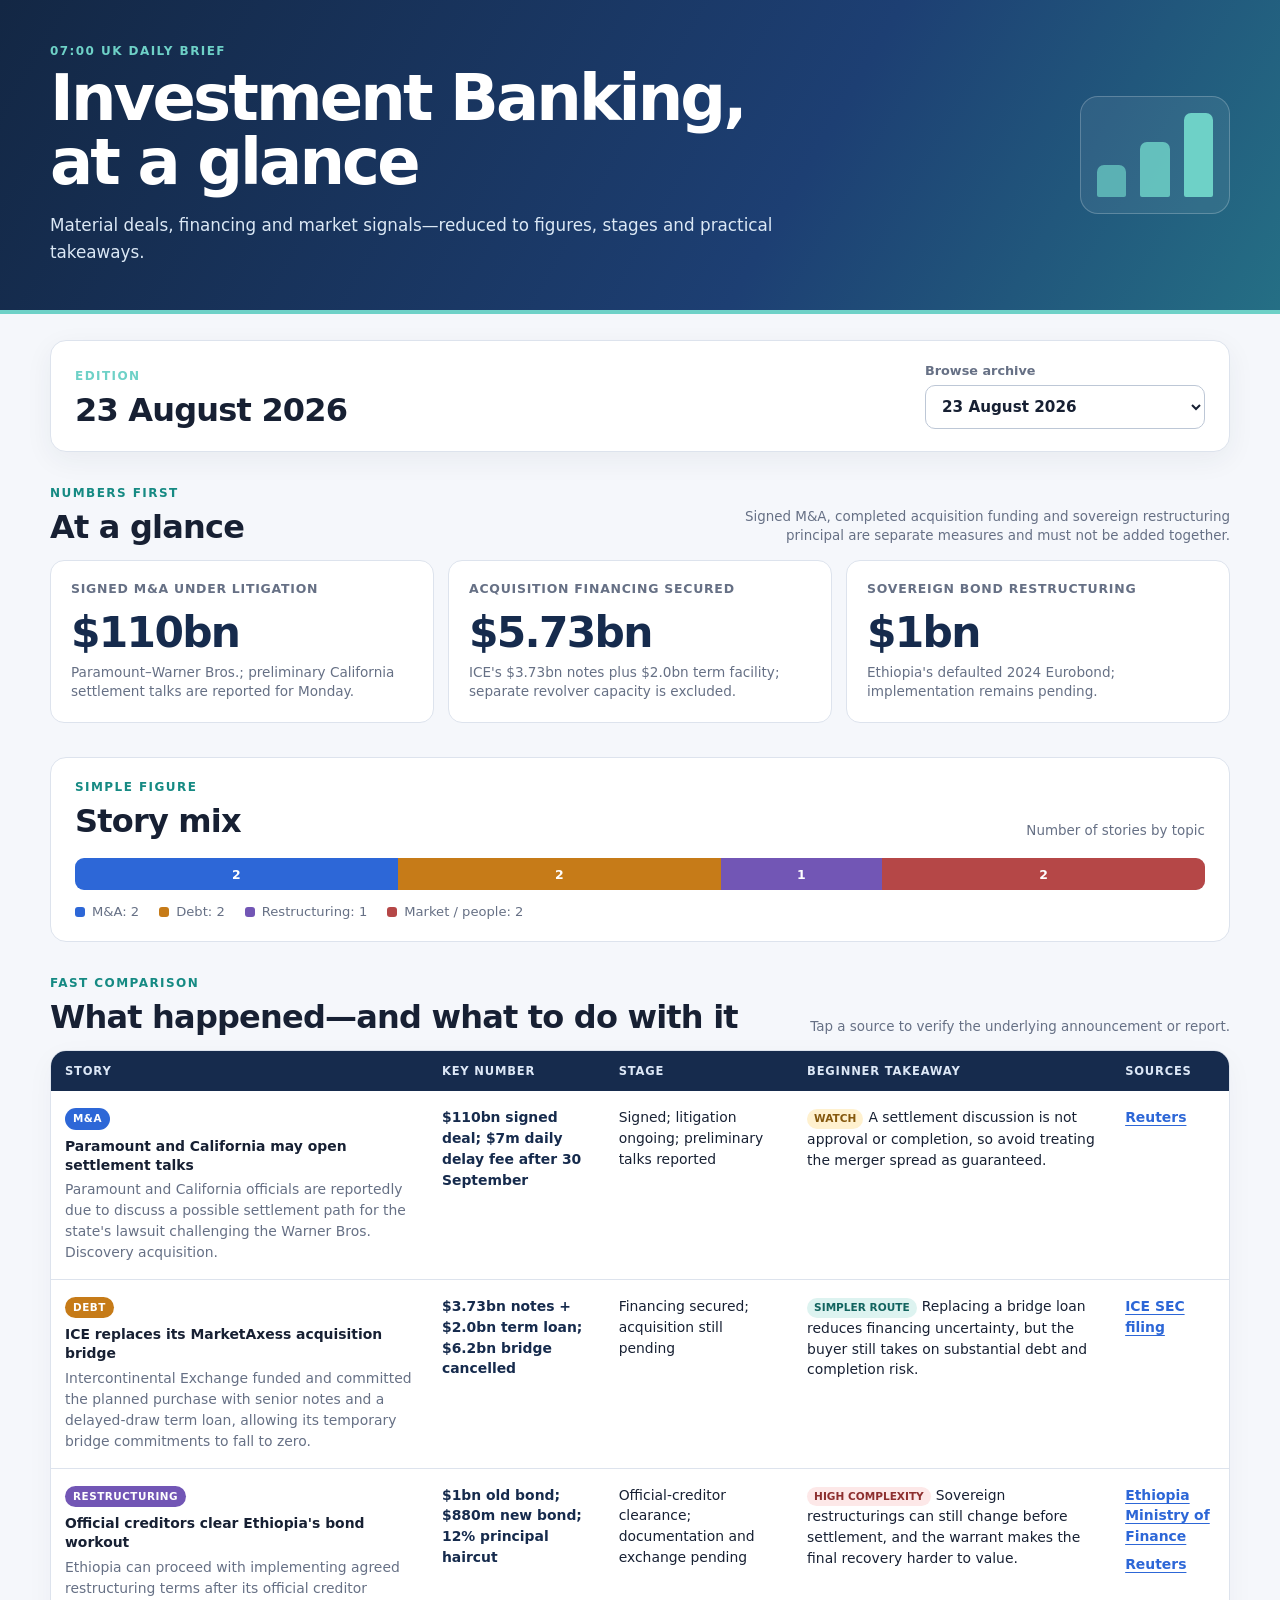
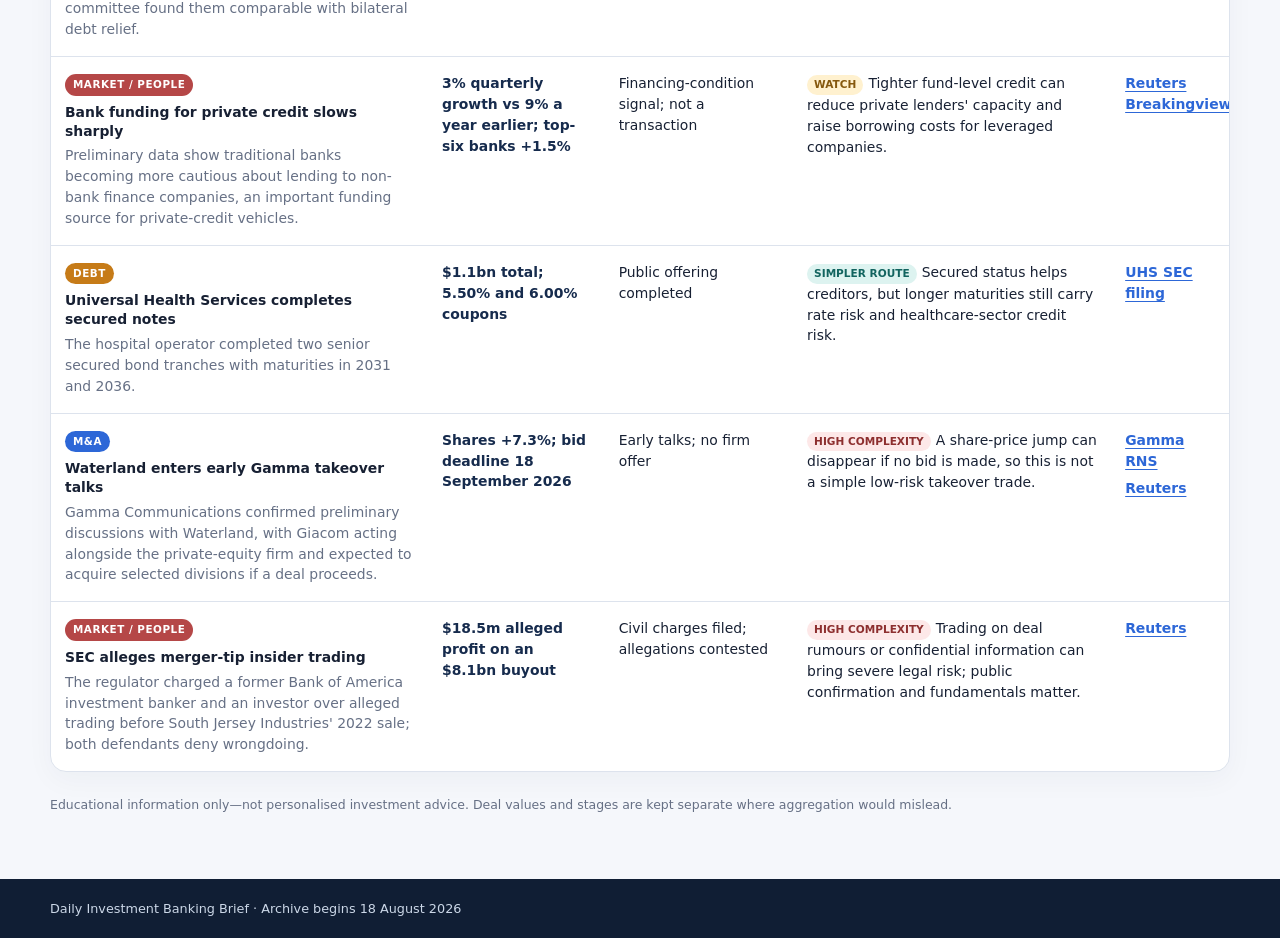
<file: index.html>
<!doctype html>
<html lang="en">
<head>
  <meta charset="utf-8">
  <meta name="viewport" content="width=device-width, initial-scale=1">
  <meta name="description" content="A concise, visual daily investment-banking news brief with figures and beginner takeaways.">
  <title>Daily Investment Banking Brief</title>
  <link rel="stylesheet" href="styles.css">
</head>
<body>
  <header class="site-header">
    <div class="shell header-inner">
      <div>
        <p class="eyebrow">07:00 UK DAILY BRIEF</p>
        <h1>Investment Banking, at a glance</h1>
        <p class="dek">Material deals, financing and market signals—reduced to figures, stages and practical takeaways.</p>
      </div>
      <div class="header-mark" aria-hidden="true"><span></span><span></span><span></span></div>
    </div>
  </header>

  <main class="shell">
    <section class="edition-bar" aria-labelledby="edition-title">
      <div>
        <p class="section-label">Edition</p>
        <h2 id="edition-title">Loading…</h2>
      </div>
      <label class="date-control">Browse archive
        <select id="edition-select" aria-label="Choose a daily edition"></select>
      </label>
    </section>

    <section aria-labelledby="snapshot-heading">
      <div class="section-heading">
        <div><p class="section-label">Numbers first</p><h2 id="snapshot-heading">At a glance</h2></div>
        <p id="snapshot-note" class="section-note"></p>
      </div>
      <div id="snapshot-grid" class="snapshot-grid"></div>
    </section>

    <section class="mix-panel" aria-labelledby="mix-heading">
      <div class="section-heading compact">
        <div><p class="section-label">Simple figure</p><h2 id="mix-heading">Story mix</h2></div>
        <p class="section-note">Number of stories by topic</p>
      </div>
      <div id="mix-bar" class="mix-bar" role="img" aria-label="Story category distribution"></div>
      <div id="mix-legend" class="mix-legend"></div>
    </section>

    <section aria-labelledby="table-heading">
      <div class="section-heading">
        <div><p class="section-label">Fast comparison</p><h2 id="table-heading">What happened—and what to do with it</h2></div>
        <p class="section-note">Tap a source to verify the underlying announcement or report.</p>
      </div>
      <div class="table-wrap">
        <table>
          <thead><tr><th>Story</th><th>Key number</th><th>Stage</th><th>Beginner takeaway</th><th>Sources</th></tr></thead>
          <tbody id="stories-body"></tbody>
        </table>
      </div>
    </section>

    <p class="disclaimer">Educational information only—not personalised investment advice. Deal values and stages are kept separate where aggregation would mislead.</p>
  </main>

  <footer><div class="shell">Daily Investment Banking Brief · Archive begins 18 August 2026</div></footer>
  <script src="script.js" defer></script>
</body>
</html>
</file>
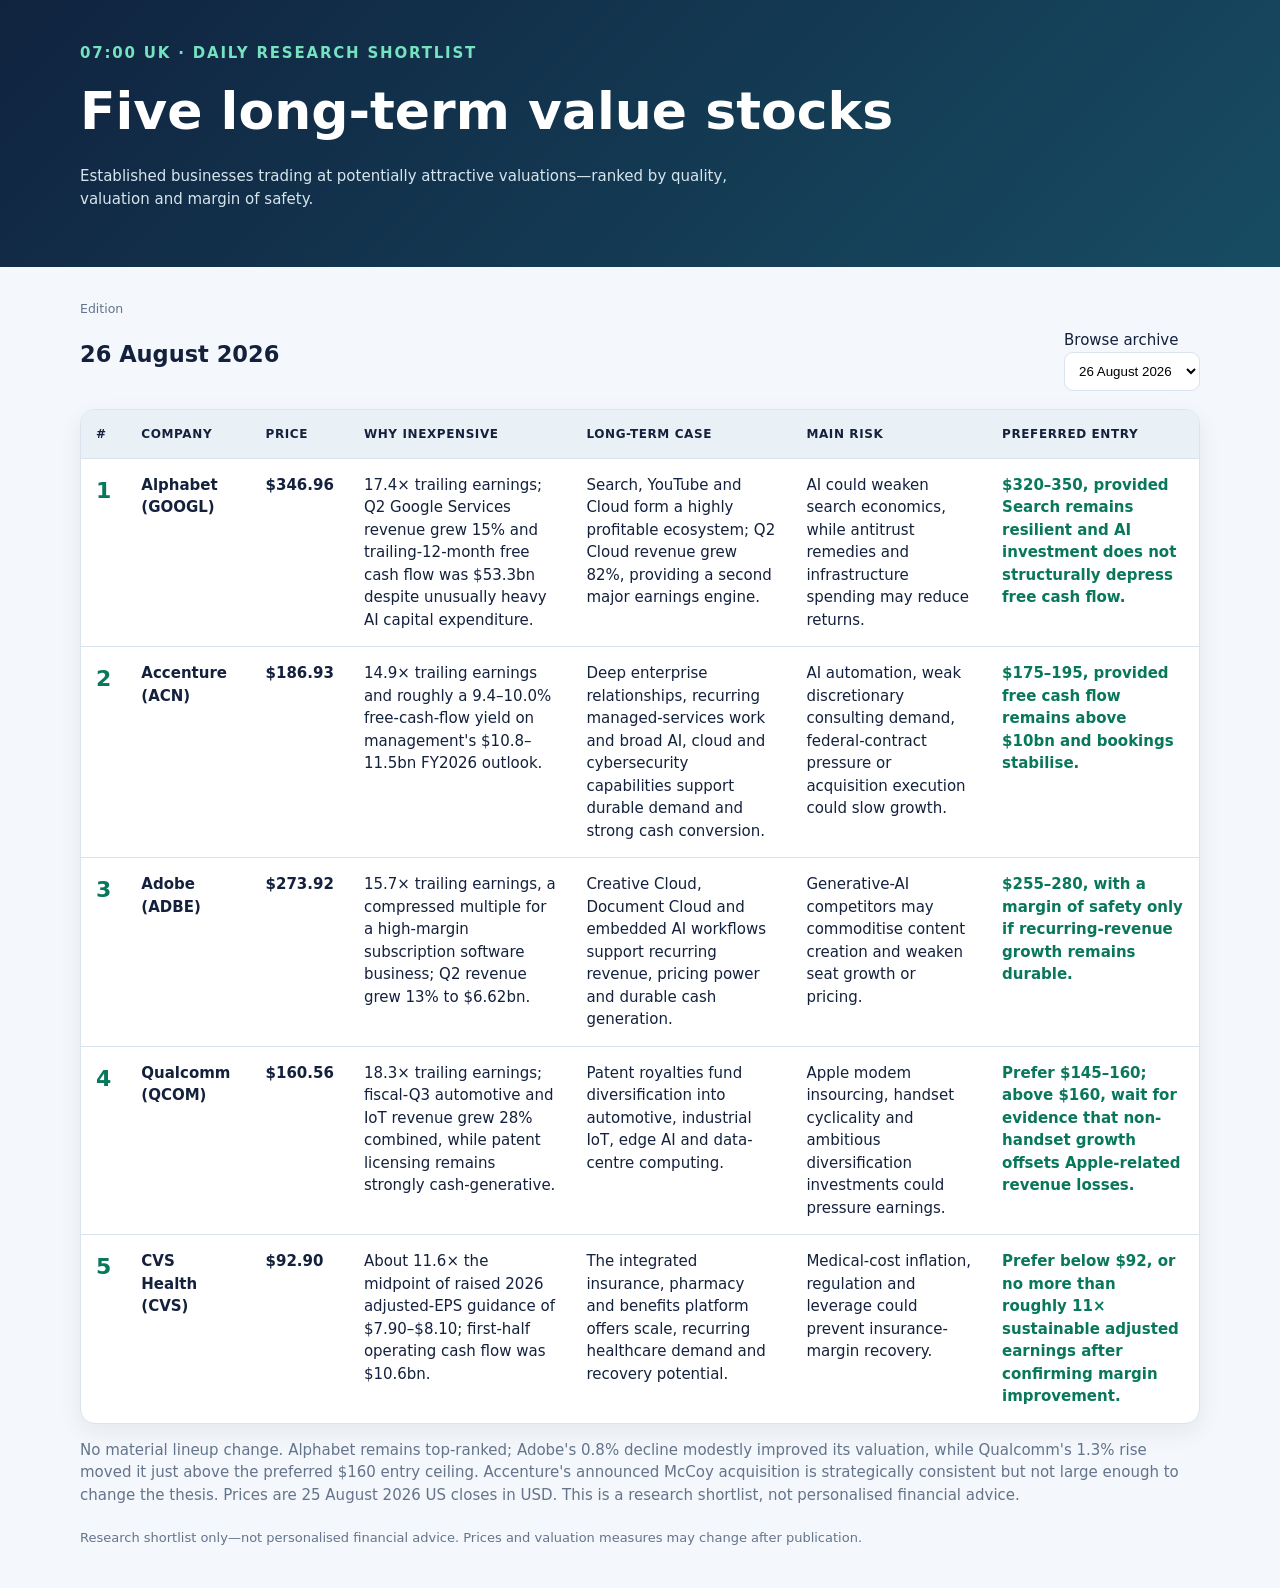
<file: stocks/index.html>
<!doctype html>
<html lang="en"><head><meta charset="utf-8"><meta name="viewport" content="width=device-width,initial-scale=1">
<title>Daily Long-Term Value Stocks</title>
<style>
:root{--ink:#14213d;--muted:#64748b;--bg:#f4f7fb;--card:#fff;--line:#dbe3ee;--green:#08775b}
*{box-sizing:border-box}body{margin:0;background:var(--bg);color:var(--ink);font:15px/1.5 system-ui,-apple-system,sans-serif}
header{background:linear-gradient(135deg,#10233f,#174c63);color:white;padding:42px 20px}.shell{max-width:1120px;margin:auto}
.eyebrow{letter-spacing:.12em;font-weight:700;color:#75e2c0}h1{font-size:clamp(30px,5vw,52px);margin:.15em 0}.dek{max-width:700px;color:#d7e5ed}
.bar{display:flex;justify-content:space-between;gap:20px;align-items:end;margin:30px 0 18px}select{padding:10px;border:1px solid var(--line);border-radius:9px;background:white}
.card{background:white;border:1px solid var(--line);border-radius:15px;overflow:hidden;box-shadow:0 8px 25px #17324d12}
table{width:100%;border-collapse:collapse}th,td{text-align:left;padding:15px;vertical-align:top;border-bottom:1px solid var(--line)}th{background:#eaf1f6;font-size:12px;text-transform:uppercase;letter-spacing:.05em}tr:last-child td{border:0}
.rank{font-size:22px;font-weight:800;color:var(--green)}.ticker{font-weight:800}.price{white-space:nowrap;font-weight:800}.buy{color:var(--green);font-weight:800}
.note,.disclaimer{color:var(--muted)}.disclaimer{margin:22px 0 40px;font-size:13px}
@media(max-width:760px){.bar{align-items:start;flex-direction:column}.card{overflow:auto}table{min-width:880px}header{padding:30px 18px}}
</style></head><body>
<header><div class="shell"><div class="eyebrow">07:00 UK · DAILY RESEARCH SHORTLIST</div><h1>Five long-term value stocks</h1><p class="dek">Established businesses trading at potentially attractive valuations—ranked by quality, valuation and margin of safety.</p></div></header>
<main class="shell"><div class="bar"><div><small class="note">Edition</small><h2 id="date">Loading…</h2></div><label>Browse archive<br><select id="editions"></select></label></div>
<div class="card"><table><thead><tr><th>#</th><th>Company</th><th>Price</th><th>Why inexpensive</th><th>Long-term case</th><th>Main risk</th><th>Preferred entry</th></tr></thead><tbody id="rows"></tbody></table></div>
<p id="note" class="note"></p><p class="disclaimer">Research shortlist only—not personalised financial advice. Prices and valuation measures may change after publication.</p></main>
<script>
fetch('data.json').then(r=>r.json()).then(data=>{const s=document.querySelector('#editions');data.forEach((e,i)=>s.add(new Option(e.date,i)));function draw(i){const e=data[i];date.textContent=e.date;rows.innerHTML=e.stocks.map((x,j)=>`<tr><td class="rank">${j+1}</td><td><span class="ticker">${x.company} (${x.ticker})</span></td><td class="price">${x.price}</td><td>${x.value}</td><td>${x.thesis}</td><td>${x.risk}</td><td class="buy">${x.entry}</td></tr>`).join('');note.textContent=e.note||''}s.onchange=()=>draw(+s.value);draw(0)}).catch(()=>date.textContent='Data unavailable');
</script></body></html>
</file>
<file: styles.css>
:root {
  --ink: #172033;
  --muted: #667085;
  --paper: #f5f7fb;
  --surface: #ffffff;
  --line: #dde3ed;
  --navy: #162b4d;
  --blue: #2d67d7;
  --teal: #168a83;
  --amber: #c67b18;
  --red: #b54747;
  --violet: #7256b5;
}

* { box-sizing: border-box; }
body { margin: 0; color: var(--ink); background: var(--paper); font-family: Inter, ui-sans-serif, system-ui, -apple-system, BlinkMacSystemFont, "Segoe UI", sans-serif; }
a { color: var(--blue); text-underline-offset: 3px; }
.shell { width: min(1180px, calc(100% - 32px)); margin-inline: auto; }
.site-header { color: #fff; background: linear-gradient(120deg, #132744 0%, #1d3f73 62%, #256f85 100%); border-bottom: 4px solid #6ed1c7; }
.header-inner { min-height: 220px; display: flex; align-items: center; justify-content: space-between; gap: 48px; padding-block: 44px; }
.eyebrow, .section-label { margin: 0 0 8px; color: #6ed1c7; font-size: .75rem; font-weight: 800; letter-spacing: .12em; text-transform: uppercase; }
h1 { max-width: 760px; margin: 0; font-size: clamp(2rem, 5vw, 4.25rem); line-height: 1; letter-spacing: -.045em; }
.dek { max-width: 760px; margin: 18px 0 0; color: #dbe8f5; font-size: 1.05rem; line-height: 1.6; }
.header-mark { min-width: 150px; height: 118px; display: flex; align-items: end; gap: 14px; padding: 16px; border: 1px solid rgba(255,255,255,.22); border-radius: 18px; background: rgba(255,255,255,.07); }
.header-mark span { flex: 1; border-radius: 7px 7px 2px 2px; background: #6ed1c7; }
.header-mark span:nth-child(1) { height: 38%; opacity: .7; }
.header-mark span:nth-child(2) { height: 65%; opacity: .85; }
.header-mark span:nth-child(3) { height: 100%; }
main { padding-block: 26px 64px; }
section { margin-top: 34px; }
.edition-bar { margin-top: 0; display: flex; justify-content: space-between; align-items: end; gap: 24px; padding: 22px 24px; border: 1px solid var(--line); border-radius: 16px; background: var(--surface); box-shadow: 0 8px 28px rgba(31,45,73,.06); }
.edition-bar h2, .section-heading h2 { margin: 0; font-size: clamp(1.35rem, 2.5vw, 2rem); letter-spacing: -.025em; }
.date-control { min-width: min(280px, 100%); color: var(--muted); font-size: .8rem; font-weight: 700; }
select { display: block; width: 100%; margin-top: 7px; padding: 11px 36px 11px 12px; border: 1px solid #bdc7d6; border-radius: 10px; color: var(--ink); background: #fff; font: inherit; font-size: .95rem; }
.section-heading { display: flex; align-items: end; justify-content: space-between; gap: 24px; margin-bottom: 14px; }
.section-heading.compact { margin-bottom: 18px; }
.section-heading .section-label { color: var(--teal); }
.section-note { max-width: 520px; margin: 0; color: var(--muted); font-size: .84rem; line-height: 1.45; text-align: right; }
.snapshot-grid { display: grid; grid-template-columns: repeat(3, minmax(0, 1fr)); gap: 14px; }
.snapshot-card { min-height: 152px; padding: 20px; border: 1px solid var(--line); border-radius: 14px; background: var(--surface); }
.snapshot-card .value { margin: 12px 0 6px; color: var(--navy); font-size: clamp(1.65rem, 4vw, 2.65rem); font-weight: 800; letter-spacing: -.04em; }
.snapshot-card .label { color: var(--muted); font-size: .78rem; font-weight: 800; letter-spacing: .06em; text-transform: uppercase; }
.snapshot-card .note { margin: 0; color: var(--muted); font-size: .85rem; line-height: 1.45; }
.mix-panel { padding: 22px 24px; border: 1px solid var(--line); border-radius: 16px; background: var(--surface); }
.mix-bar { display: flex; width: 100%; min-height: 32px; overflow: hidden; border-radius: 9px; background: #e9edf4; }
.mix-segment { display: grid; place-items: center; min-width: 32px; color: #fff; font-size: .78rem; font-weight: 800; }
.mix-legend { display: flex; flex-wrap: wrap; gap: 12px 20px; margin-top: 14px; }
.legend-item { display: inline-flex; align-items: center; gap: 7px; color: var(--muted); font-size: .82rem; }
.legend-dot { width: 10px; height: 10px; border-radius: 3px; }
.table-wrap { overflow: hidden; border: 1px solid var(--line); border-radius: 16px; background: var(--surface); box-shadow: 0 8px 28px rgba(31,45,73,.04); }
table { width: 100%; border-collapse: collapse; table-layout: fixed; }
th { padding: 13px 14px; color: #dce7f6; background: var(--navy); font-size: .72rem; letter-spacing: .07em; text-align: left; text-transform: uppercase; }
th:nth-child(1) { width: 32%; } th:nth-child(2) { width: 15%; } th:nth-child(3) { width: 16%; } th:nth-child(4) { width: 27%; } th:nth-child(5) { width: 10%; }
td { padding: 16px 14px; border-top: 1px solid var(--line); vertical-align: top; font-size: .87rem; line-height: 1.5; }
tr:first-child td { border-top: 0; }
.story-title { margin: 0 0 5px; font-weight: 800; line-height: 1.35; }
.story-summary { margin: 0; color: var(--muted); }
.badge { display: inline-block; margin-bottom: 7px; padding: 3px 8px; border-radius: 999px; color: #fff; font-size: .65rem; font-weight: 800; letter-spacing: .05em; text-transform: uppercase; }
.number { font-weight: 800; color: var(--navy); }
.tone { display: inline-block; margin-right: 5px; padding: 2px 7px; border-radius: 999px; font-size: .66rem; font-weight: 800; text-transform: uppercase; }
.tone-avoid { color: #8d2f2f; background: #fde8e8; }
.tone-watch { color: #85580e; background: #fff1cf; }
.tone-simple { color: #12645f; background: #ddf3f0; }
.sources a { display: block; margin-bottom: 7px; font-weight: 700; }
.disclaimer { margin: 24px 0 0; color: var(--muted); font-size: .78rem; line-height: 1.5; }
footer { padding: 22px 0; color: #cbd7e7; background: #101e34; font-size: .8rem; }

.cat-ma { background: var(--blue); } .cat-equity { background: var(--teal); } .cat-debt { background: var(--amber); } .cat-restructuring { background: var(--violet); } .cat-market { background: var(--red); }

@media (max-width: 820px) {
  .header-inner { min-height: auto; }
  .header-mark { display: none; }
  .snapshot-grid { grid-template-columns: 1fr; }
  .edition-bar, .section-heading { align-items: stretch; flex-direction: column; }
  .section-note { text-align: left; }
  .date-control { min-width: 100%; }
  .table-wrap { border: 0; overflow: visible; background: transparent; box-shadow: none; }
  table, tbody { display: block; }
  thead { position: absolute; width: 1px; height: 1px; overflow: hidden; clip: rect(0 0 0 0); }
  tr { display: grid; gap: 10px; margin-bottom: 14px; padding: 18px; border: 1px solid var(--line); border-radius: 14px; background: var(--surface); }
  td { display: block; padding: 0; border: 0; }
  td::before { display: block; margin-bottom: 3px; color: var(--muted); font-size: .66rem; font-weight: 800; letter-spacing: .06em; text-transform: uppercase; }
  td:nth-child(2)::before { content: "Key number"; } td:nth-child(3)::before { content: "Stage"; } td:nth-child(4)::before { content: "Beginner takeaway"; } td:nth-child(5)::before { content: "Sources"; }
  .sources a { display: inline-block; margin: 0 12px 0 0; }
}

@media (prefers-reduced-motion: no-preference) {
  .snapshot-card, tr { transition: transform .18s ease, box-shadow .18s ease; }
  .snapshot-card:hover, tr:hover { transform: translateY(-2px); box-shadow: 0 9px 22px rgba(31,45,73,.08); }
}
</file>
